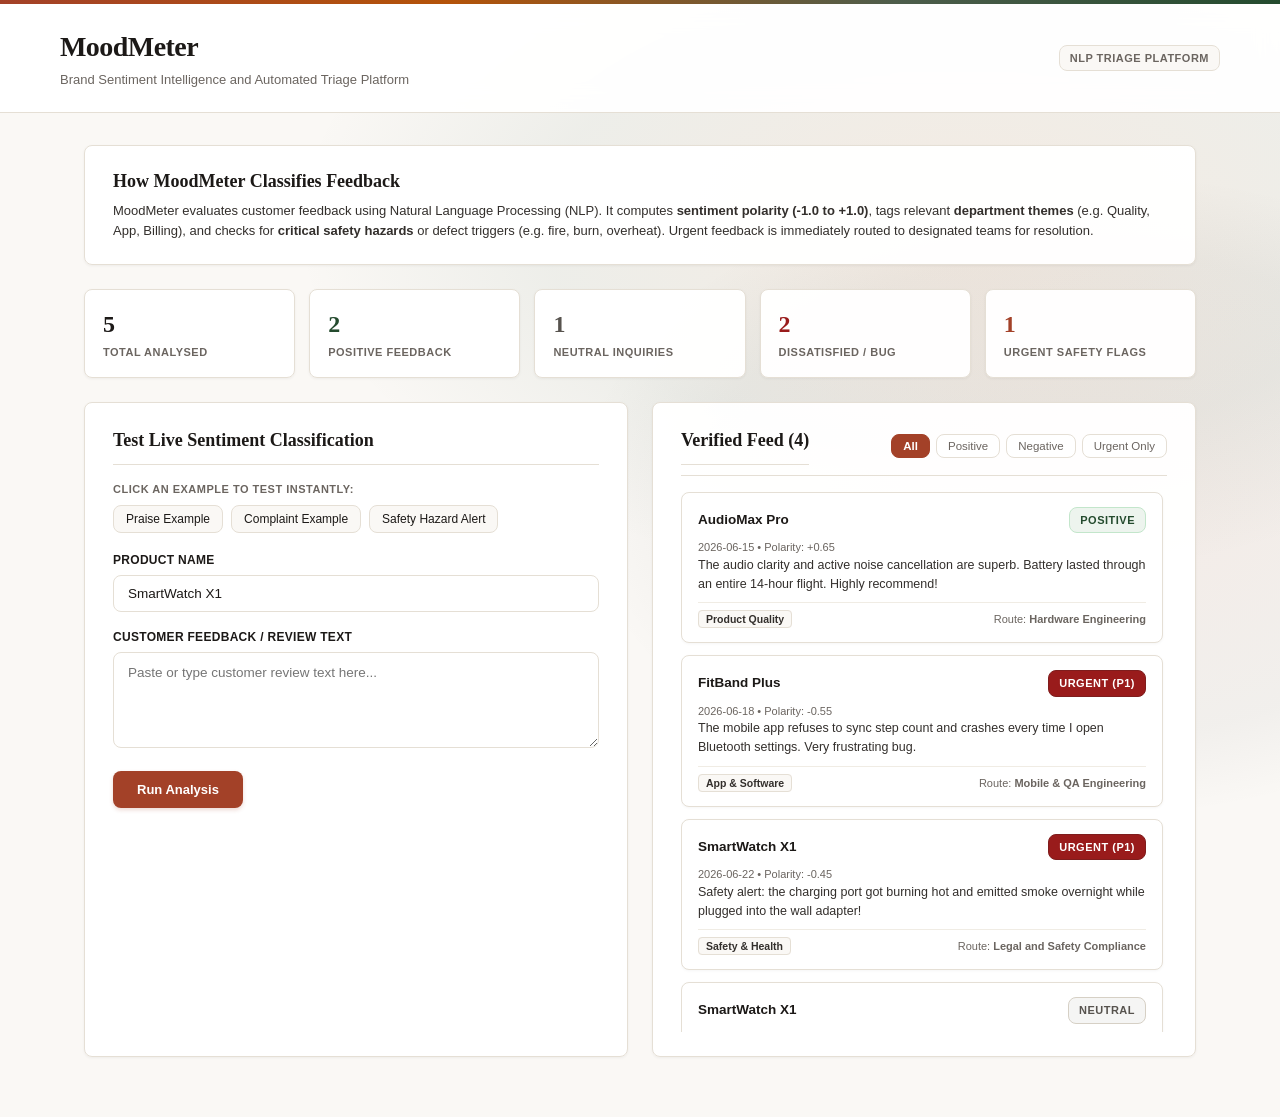
<file: index.html>
<!DOCTYPE html>
<html lang="en">
<head>
    <meta charset="UTF-8">
    <meta name="viewport" content="width=device-width, initial-scale=1.0">
    <title>MoodMeter - Customer Feedback Sentiment & Triage Classifier</title>
    <link rel="stylesheet" href="static/style.css">

</head>
<body>
    <div class="executive-bar"></div>
    <header class="header">
        <div class="header-content">
            <div>
                <h1 class="header-title">MoodMeter</h1>
                <div class="header-subtitle">Brand Sentiment Intelligence and Automated Triage Platform</div>
            </div>
            <div class="badge-academic">NLP Triage Platform</div>
        </div>
    </header>

    <div class="container">
        <!-- Clear Introduction Banner -->
        <div class="intro-banner">
            <h2 class="intro-heading">How MoodMeter Classifies Feedback</h2>
            <p class="intro-text">
                MoodMeter evaluates customer feedback using Natural Language Processing (NLP).
                It computes <strong>sentiment polarity (-1.0 to +1.0)</strong>, tags relevant <strong>department themes</strong> (e.g. Quality, App, Billing),
                and checks for <strong>critical safety hazards</strong> or defect triggers (e.g. fire, burn, overheat).
                Urgent feedback is immediately routed to designated teams for resolution.
            </p>
        </div>

        <!-- Real Stats Bar -->
        <div class="stats-grid">
            <div class="stat-card">
                <div class="stat-num" id="statTotal">5</div>
                <div class="stat-label">Total Analysed</div>
            </div>
            <div class="stat-card">
                <div class="stat-num" id="statPositive" style="color: var(--positive);">2</div>
                <div class="stat-label">Positive Feedback</div>
            </div>
            <div class="stat-card">
                <div class="stat-num" id="statNeutral" style="color: var(--neutral);">1</div>
                <div class="stat-label">Neutral Inquiries</div>
            </div>
            <div class="stat-card">
                <div class="stat-num" id="statNegative" style="color: var(--negative);">2</div>
                <div class="stat-label">Dissatisfied / Bug</div>
            </div>
            <div class="stat-card">
                <div class="stat-num" id="statUrgent" style="color: var(--accent-rust);">1</div>
                <div class="stat-label">Urgent Safety Flags</div>
            </div>
        </div>

        <!-- 2 Column Workspace -->
        <div class="workspace">
            <!-- Left: Interactive Tester -->
            <div class="panel">
                <h3 class="panel-heading">Test Live Sentiment Classification</h3>

                <div class="presets-row">
                    <span class="presets-label">Click an example to test instantly:</span>
                    <div class="preset-buttons">
                        <button type="button" class="btn-preset" onclick="fillExample('positive')">Praise Example</button>
                        <button type="button" class="btn-preset" onclick="fillExample('negative')">Complaint Example</button>
                        <button type="button" class="btn-preset" onclick="fillExample('safety')">Safety Hazard Alert</button>
                    </div>
                </div>

                <form id="analyseForm" onsubmit="handleAnalyse(event)">
                    <div class="form-group">
                        <label for="productName">Product Name</label>
                        <input type="text" id="productName" class="form-input" placeholder="e.g. SmartWatch X1" value="SmartWatch X1">
                    </div>

                    <div class="form-group">
                        <label for="reviewText">Customer Feedback / Review Text</label>
                        <textarea id="reviewText" class="form-textarea" placeholder="Paste or type customer review text here..." required></textarea>
                    </div>

                    <button type="submit" class="btn-primary" id="btnSubmit">Run Analysis</button>
                </form>

                <!-- Output Box -->
                <div id="resultBox" class="result-box">
                    <div class="result-title-row">
                        <strong style="font-size: 13px; color: var(--text-heading);">Classification Result</strong>
                        <span id="resultBadge" class="result-badge">Positive</span>
                    </div>

                    <div class="result-metrics">
                        <div class="metric-cell">
                            <div class="metric-val" id="metricPolarity">+0.00</div>
                            <div class="metric-desc">Polarity (-1.0 to +1.0)</div>
                        </div>
                        <div class="metric-cell">
                            <div class="metric-val" id="metricUrgency">Standard</div>
                            <div class="metric-desc">Priority Level</div>
                        </div>
                        <div class="metric-cell">
                            <div class="metric-val" id="metricTheme">General</div>
                            <div class="metric-desc">Detected Theme</div>
                        </div>
                        <div class="metric-cell">
                            <div class="metric-val" id="metricTeam">Support</div>
                            <div class="metric-desc">Suggested Routing</div>
                        </div>
                    </div>

                    <div class="result-explanation" id="resultExplanation"></div>
                </div>
            </div>

            <!-- Right: Live Feedback Feed -->
            <div class="panel">
                <div class="feed-header">
                    <h3 class="panel-heading" style="margin-bottom: 0;">Verified Feed (<span id="feedCount">0</span>)</h3>
                    <div class="feed-filters">
                        <button class="filter-btn active" onclick="setFilter('all', this)">All</button>
                        <button class="filter-btn" onclick="setFilter('positive', this)">Positive</button>
                        <button class="filter-btn" onclick="setFilter('negative', this)">Negative</button>
                        <button class="filter-btn" onclick="setFilter('urgent', this)">Urgent Only</button>
                    </div>
                </div>

                <div class="feed-list" id="feedList">
                    <div style="text-align: center; color: var(--text-muted); padding: 32px 0;">Loading feedback stream...</div>
                </div>
            </div>
        </div>
    </div>

    <script src="static/engine.js"></script>

</body>
</html>
</file>
<file: static/style.css>
:root {
    --bg-canvas: #FAF8F5;
    --bg-card: rgba(255, 255, 255, 0.98);
    --text-heading: #1C1917;
    --text-body: #332F2C;
    --text-muted: #6B6560;
    --border: #E5DFD5;
    --border-focus: #A34128;
    --accent-rust: #A34128;
    --accent-amber: #B45309;
    --accent-forest: #244B2E;
    --accent-charcoal: #1C1917;
    --positive: #244B2E;
    --positive-bg: #EDF4EE;
    --negative: #991B1B;
    --negative-bg: #FEF2F2;
    --neutral: #57534E;
    --neutral-bg: #F5F5F4;
    --urgent: #991B1B;
    --urgent-bg: #FEF2F2;
    --radius: 8px;
    --shadow-sm: 0 1px 3px rgba(28, 25, 23, 0.05);
    --shadow-md: 0 4px 12px rgba(28, 25, 23, 0.06);
}

* {
    margin: 0;
    padding: 0;
    box-sizing: border-box;
}

body {
    font-family: -apple-system, BlinkMacSystemFont, "Segoe UI", Roboto, Helvetica, Arial, sans-serif;
    background-color: var(--bg-canvas);
    background-image: 
        radial-gradient(ellipse 65% 50% at 75% 25%, rgba(180, 83, 9, 0.08) 0%, rgba(36, 75, 46, 0.06) 50%, transparent 80%),
        radial-gradient(ellipse 50% 45% at 85% 55%, rgba(163, 65, 40, 0.07) 0%, rgba(28, 25, 23, 0.04) 60%, transparent 80%);
    background-attachment: fixed;
    color: var(--text-body);
    min-height: 100vh;
    -webkit-font-smoothing: antialiased;
    line-height: 1.5;
}

.executive-bar {
    height: 4px;
    width: 100%;
    background: linear-gradient(90deg, #A34128 0%, #B45309 35%, #4D5D4B 70%, #244B2E 100%);
}

.header {
    background: rgba(255, 255, 255, 0.94);
    backdrop-filter: blur(12px);
    border-bottom: 1px solid var(--border);
    padding: 22px 36px;
}

.header-content {
    max-width: 1160px;
    margin: 0 auto;
    display: flex;
    align-items: center;
    justify-content: space-between;
}

.header-title {
    font-family: Georgia, Garamond, "Times New Roman", serif;
    font-size: 28px;
    font-weight: 700;
    color: var(--text-heading);
    letter-spacing: -0.02em;
}

.header-subtitle {
    font-size: 13px;
    color: var(--text-muted);
    margin-top: 2px;
}

.badge-academic {
    font-size: 11px;
    text-transform: uppercase;
    letter-spacing: 0.5px;
    font-weight: 600;
    padding: 4px 10px;
    border: 1px solid var(--border);
    border-radius: var(--radius);
    background: var(--bg-canvas);
    color: var(--text-muted);
}

.container {
    max-width: 1160px;
    margin: 0 auto;
    padding: 32px 24px 60px;
}

/* Explanatory Banner */
.intro-banner {
    background: var(--bg-card);
    border: 1px solid var(--border);
    border-radius: var(--radius);
    padding: 22px 28px;
    margin-bottom: 24px;
    box-shadow: var(--shadow-sm);
}

.intro-heading {
    font-family: Georgia, Garamond, serif;
    font-size: 18px;
    color: var(--text-heading);
    font-weight: 700;
    margin-bottom: 6px;
}

.intro-text {
    font-size: 13px;
    color: var(--text-body);
    line-height: 1.6;
}

/* Real-Time Stats Grid */
.stats-grid {
    display: grid;
    grid-template-columns: repeat(5, 1fr);
    gap: 14px;
    margin-bottom: 24px;
}

.stat-card {
    background: var(--bg-card);
    border: 1px solid var(--border);
    border-radius: var(--radius);
    padding: 16px 18px;
    box-shadow: var(--shadow-sm);
    transition: transform 0.2s ease, box-shadow 0.2s ease;
}

.stat-card:hover {
    transform: translateY(-2px);
    box-shadow: var(--shadow-md);
}

.stat-num, .stat-val {
    font-family: Georgia, Garamond, serif;
    font-size: 24px;
    font-weight: 700;
    color: var(--text-heading);
}

.stat-label {
    font-size: 11px;
    text-transform: uppercase;
    letter-spacing: 0.5px;
    color: var(--text-muted);
    margin-top: 2px;
    font-weight: 600;
}

/* Main Workspace: 2-Column Layout */
.workspace {
    display: grid;
    grid-template-columns: 1fr 1fr;
    gap: 24px;
}

.panel {
    background: var(--bg-card);
    border: 1px solid var(--border);
    border-radius: var(--radius);
    padding: 24px 28px;
    box-shadow: var(--shadow-sm);
}

.panel-heading {
    font-family: Georgia, Garamond, serif;
    font-size: 18px;
    font-weight: 700;
    color: var(--text-heading);
    margin-bottom: 16px;
    border-bottom: 1px solid var(--border);
    padding-bottom: 10px;
}

/* Presets Strip */
.presets-row {
    margin-bottom: 18px;
    display: flex;
    flex-direction: column;
    gap: 8px;
}

.presets-label {
    font-size: 11px;
    text-transform: uppercase;
    letter-spacing: 0.5px;
    font-weight: 600;
    color: var(--text-muted);
}

.preset-buttons {
    display: flex;
    gap: 8px;
    flex-wrap: wrap;
}

.btn-preset {
    background: var(--bg-canvas);
    border: 1px solid var(--border);
    border-radius: var(--radius);
    padding: 6px 12px;
    font-size: 12px;
    font-weight: 500;
    color: var(--text-heading);
    cursor: pointer;
    transition: all 0.18s ease;
}

.btn-preset:hover {
    border-color: var(--accent-rust);
    color: var(--accent-rust);
    background: #FFFFFF;
}

/* Form Controls */
.form-group {
    margin-bottom: 16px;
}

.form-group label {
    display: block;
    font-size: 12px;
    font-weight: 600;
    color: var(--text-heading);
    margin-bottom: 6px;
    text-transform: uppercase;
    letter-spacing: 0.3px;
}

.form-input, .form-textarea {
    width: 100%;
    background: #FFFFFF;
    border: 1px solid var(--border);
    border-radius: var(--radius);
    padding: 10px 14px;
    font-size: 13.5px;
    color: var(--text-heading);
    outline: none;
    font-family: inherit;
    transition: border-color 0.2s ease, box-shadow 0.2s ease;
}

.form-input:focus, .form-textarea:focus {
    border-color: var(--accent-rust);
    box-shadow: 0 0 0 3px rgba(163, 65, 40, 0.12);
}

.form-textarea {
    resize: vertical;
    min-height: 96px;
    line-height: 1.5;
}

.btn-primary {
    background: var(--accent-rust);
    color: #FFFFFF;
    border: none;
    border-radius: var(--radius);
    padding: 11px 24px;
    font-size: 13px;
    font-weight: 600;
    cursor: pointer;
    transition: all 0.2s ease;
    box-shadow: 0 2px 4px rgba(163, 65, 40, 0.2);
}

.btn-primary:hover {
    background: #89341E;
    box-shadow: 0 4px 8px rgba(163, 65, 40, 0.28);
}

.btn-primary:active {
    transform: translateY(1px);
}

/* Live Result Card */
.result-box {
    margin-top: 20px;
    border: 1px solid var(--border);
    border-radius: var(--radius);
    background: #FAF8F5;
    padding: 18px 20px;
    display: none;
    box-shadow: inset 0 1px 3px rgba(28, 25, 23, 0.03);
}

.result-title-row {
    display: flex;
    justify-content: space-between;
    align-items: center;
    margin-bottom: 14px;
}

.result-title-row span:first-child {
    font-size: 13px;
    font-weight: 700;
    color: var(--text-heading);
    text-transform: uppercase;
    letter-spacing: 0.5px;
}

.result-badge {
    font-size: 11px;
    font-weight: 700;
    padding: 4px 10px;
    border-radius: var(--radius);
    text-transform: uppercase;
    letter-spacing: 0.5px;
    display: inline-block;
}

.badge-positive {
    background: var(--positive-bg);
    color: var(--positive);
    border: 1px solid #C3E6CB;
}

.badge-negative {
    background: var(--negative-bg);
    color: var(--negative);
    border: 1px solid #F5C6CB;
}

.badge-neutral {
    background: var(--neutral-bg);
    color: var(--neutral);
    border: 1px solid #D6D0C5;
}

.badge-urgent {
    background: #991B1B;
    color: #FFFFFF;
    border: 1px solid #7F1D1D;
    animation: pulseAlert 2s infinite ease-in-out;
}

@keyframes pulseAlert {
    0%, 100% { opacity: 1; }
    50% { opacity: 0.85; }
}

.result-metrics {
    display: grid;
    grid-template-columns: repeat(2, 1fr);
    gap: 10px;
    margin-bottom: 14px;
}

.metric-cell {
    background: #FFFFFF;
    border: 1px solid var(--border);
    border-radius: var(--radius);
    padding: 10px 12px;
}

.metric-val {
    font-size: 14px;
    font-weight: 700;
    color: var(--text-heading);
}

.metric-desc {
    font-size: 11px;
    color: var(--text-muted);
    margin-top: 2px;
}

.result-explanation {
    font-size: 12.5px;
    color: var(--text-body);
    line-height: 1.55;
    padding-top: 12px;
    border-top: 1px solid var(--border);
}

/* Verified Reviews Feed */
.feed-header {
    display: flex;
    justify-content: space-between;
    align-items: center;
    margin-bottom: 16px;
    border-bottom: 1px solid var(--border);
    padding-bottom: 10px;
}

.feed-header h3 {
    font-family: Georgia, Garamond, serif;
    font-size: 18px;
    font-weight: 700;
    color: var(--text-heading);
}

.feed-filters {
    display: flex;
    gap: 6px;
}

.filter-btn {
    background: #FFFFFF;
    border: 1px solid var(--border);
    border-radius: var(--radius);
    padding: 5px 11px;
    font-size: 11.5px;
    font-weight: 500;
    color: var(--text-muted);
    cursor: pointer;
    transition: all 0.18s ease;
}

.filter-btn:hover {
    border-color: var(--accent-rust);
    color: var(--accent-rust);
}

.filter-btn.active {
    background: var(--accent-rust);
    color: #FFFFFF;
    border-color: var(--accent-rust);
    font-weight: 600;
}

.feed-list {
    display: flex;
    flex-direction: column;
    gap: 12px;
    max-height: 540px;
    overflow-y: auto;
    padding-right: 4px;
}

.feed-item {
    background: #FFFFFF;
    border: 1px solid var(--border);
    border-radius: var(--radius);
    padding: 14px 16px;
    box-shadow: 0 1px 3px rgba(28, 25, 23, 0.04);
    transition: transform 0.18s ease, box-shadow 0.18s ease;
}

.feed-item:hover {
    transform: translateY(-1px);
    box-shadow: var(--shadow-sm);
}

.feed-item-top {
    display: flex;
    justify-content: space-between;
    align-items: baseline;
    margin-bottom: 6px;
}

.feed-item-product {
    font-weight: 700;
    font-size: 13.5px;
    color: var(--text-heading);
}

.feed-item-date {
    font-size: 11px;
    color: var(--text-muted);
}

.feed-item-text {
    font-size: 12.5px;
    color: var(--text-body);
    line-height: 1.55;
    margin-bottom: 8px;
}

.feed-item-footer {
    display: flex;
    justify-content: space-between;
    align-items: center;
    font-size: 11px;
    color: var(--text-muted);
    border-top: 1px solid #F0ECE4;
    padding-top: 8px;
}

.theme-tag {
    background: var(--bg-canvas);
    border: 1px solid var(--border);
    border-radius: 4px;
    padding: 2px 7px;
    font-size: 10.5px;
    font-weight: 600;
    color: var(--text-body);
    margin-right: 4px;
}

/* Responsive Mobile Optimization */
@media (max-width: 900px) {
    .workspace {
        grid-template-columns: 1fr;
        gap: 20px;
    }
    .stats-grid {
        grid-template-columns: repeat(3, 1fr);
    }
}

@media (max-width: 768px) {
    .container {
        padding: 16px 14px;
    }
    .header {
        padding: 16px 18px;
    }
    .header-content {
        flex-direction: column;
        align-items: flex-start;
        gap: 8px;
    }
    .stats-grid {
        grid-template-columns: repeat(2, 1fr);
        gap: 10px;
    }
    .stat-card {
        padding: 14px 16px;
    }
    .stat-num, .stat-val {
        font-size: 22px;
    }
    .result-metrics {
        grid-template-columns: repeat(2, 1fr);
        gap: 10px;
    }
    .feed-header {
        flex-direction: column;
        align-items: flex-start;
        gap: 8px;
    }
    .feed-filters {
        gap: 4px;
        flex-wrap: wrap;
    }
    .filter-btn {
        font-size: 11px;
        padding: 5px 8px;
    }
    .preset-buttons {
        gap: 6px;
        flex-wrap: wrap;
    }
    .btn-preset {
        font-size: 11px;
        padding: 6px 10px;
    }
}

@media (max-width: 480px) {
    .stats-grid {
        grid-template-columns: 1fr 1fr;
        gap: 8px;
    }
    .stat-card {
        padding: 10px 12px;
    }
    .stat-num, .stat-val {
        font-size: 18px;
    }
    .form-input, .form-textarea {
        font-size: 16px; /* Prevents auto-zoom on mobile iOS Safari */
    }
    .btn-primary {
        width: 100%;
        height: 44px;
        font-size: 14px;
    }
    .result-metrics {
        grid-template-columns: 1fr;
        gap: 8px;
    }
    .feed-item-top {
        flex-direction: column;
        align-items: flex-start;
        gap: 4px;
    }
    .feed-item-footer {
        flex-direction: column;
        align-items: flex-start;
        gap: 6px;
    }
}
</file>
